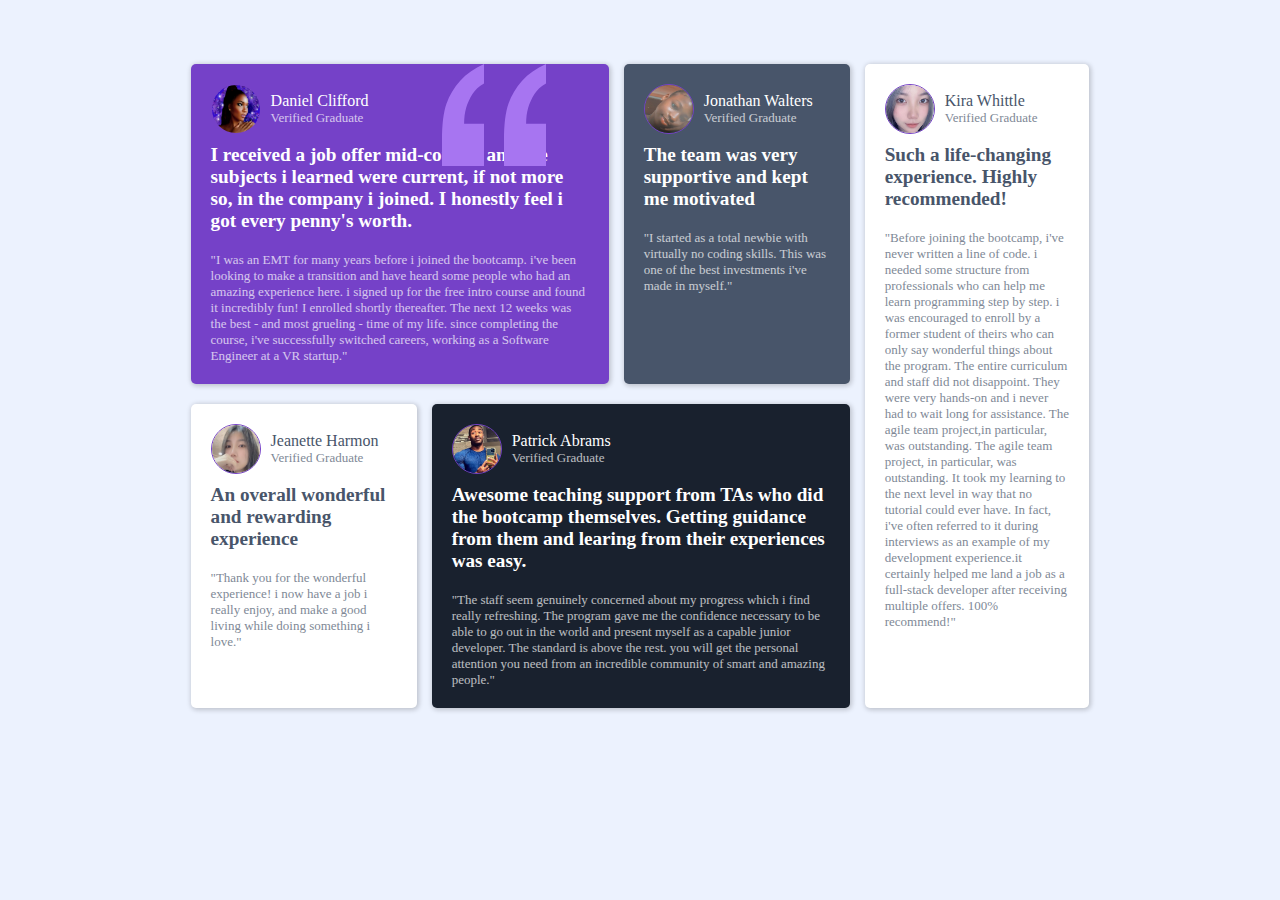
<file: index.html>
<!DOCTYPE html>
<html lang="en">
    <meta charset="UTF-8">
    <meta name="viewport" content="width-device-width, intial=scale = 1.0">

    <link rel="icon" type="image/png" size="32x32" href="./images/favicon= 32x32.png">
    <link rel="stylesheet" href="style.css">
    <link rel="preconnect" href="https://fonts.googleapis.com">
<link rel="preconnect" href="https://fonts.gstatic.com" crossorigin>
<link href="https://fonts.googleapis.com/css2?family=Barlow+Semi+Condensed:wght@600&display=swap" rel="stylesheet">
    <title>Testimonial challenge</title>
</head>
<body>
    <div id="testimonial-grid-container">
      <div id="main-left">
        <div id="top">
          <div id="testimonial-1" class="grid-item">
            <img id="quote" src="bg-pattern-quotation(1).svg" alt="quot pattern" />
            <div class="header">
              <img src="test1.jpg" alt="daniel profile picture"/>
              <div class="header-text">
                <p class="name">Daniel Clifford</p>
                <p>Verified Graduate</p>
              </div>
            </div>
            <h4>I received a job offer mid-course, and the subjects i learned were current, if not more so, in the company i joined. I honestly feel i got every penny's worth.</h4>
            <p>"I was an EMT for many years before i joined the bootcamp. i've been looking to make a transition and have heard some people who had an amazing experience here. i signed up for the free intro course and found it incredibly fun! I enrolled shortly thereafter. The next 12 weeks was the best - and most grueling - time of my life. since completing the course, i've successfully switched careers, working as a Software Engineer at a VR startup."</p>
          </div>
        <div id="testimonial-2" class="grid-item">
          <div class="header">
            <img src="test2.jpg" alt="Jonathan profile picture" />
            <div class="header-text">
              <p class="name">Jonathan Walters</p>
              <p>Verified Graduate</p>
            </div>
          </div>
            <h4>The team was very supportive and kept me motivated</h4>
            <p>"I started as a total newbie with virtually no coding skills. This was one of the best investments i've made in myself."</p>
        </div>
      </div>
        <div id="bottom">
          <div id="testimonial-3" class="grid-item">
            <div class="header">
              <img src="test3.jpg" alt="Jeanette profile picture" />
              <div class="header-text">
                <p class="name">Jeanette Harmon</p>
                <p>Verified Graduate</p>
              </div>
            </div>
            <h4>An overall wonderful and rewarding experience</h4>
            <p>"Thank you for the wonderful experience! i now have a job i really enjoy, and make a good living while doing something i love."</p>
          </div>
          <div id="testimonial-4" class="grid-item">
            <div class="header">
              <img src="test4.jpg" alt="Patrick profile picture" />
              <div class="header-text">
                <p class="name">Patrick Abrams</p>
                <p>Verified Graduate</p>
              </div>
            </div>     
            <h4>Awesome teaching support from TAs who did the bootcamp themselves. Getting guidance from them and learing from their experiences was easy.</h4>
            <p>"The staff seem genuinely concerned about my progress which i find really refreshing. The program gave me the confidence necessary to be able to go out in the world and present myself as a capable junior developer. The standard is above the rest. you will get the personal attention you need from an incredible community of smart and amazing people."</p>
          </div>
        </div>
      </div>
        <div id="testimonial-5" class="grid-item">
          <div class="header">
            <img src="test5.jpg" alt=" Kira profile picture" />
            <div class="header-text">
              <p class="name">Kira Whittle</p>
              <p>Verified Graduate</p>
            </div>
          </div>
            <h4>Such a life-changing experience. Highly recommended!</h4>
            <p>"Before joining the bootcamp, i've never written a line of code. i needed some structure from professionals who can help me learn programming step by step. i was encouraged to enroll by a former student of theirs who can only say wonderful things about the program. The entire curriculum and staff did not disappoint. They were very hands-on and i never had to wait long for assistance. The agile team project,in particular, was outstanding. The agile team project, in particular, was outstanding. It took my learning to the next level in way that no tutorial could ever have. In fact, i've often referred to it during interviews as an example of my development experience.it certainly helped me land a job as a full-stack developer after receiving multiple offers. 100% recommend!"</p>
        </div>
    </div>
</body>
</html>
</file>
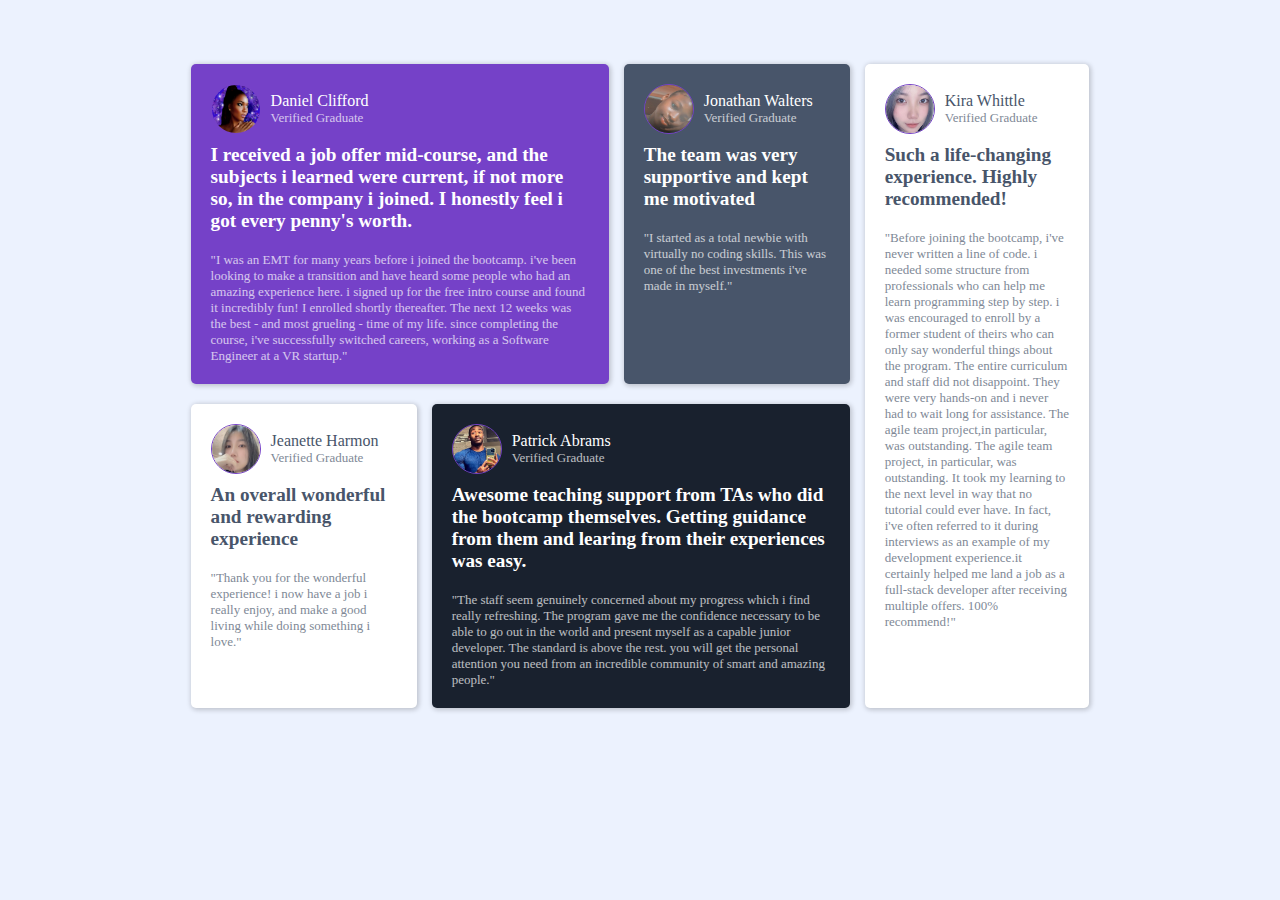
<file: testimonial challenge.html>
<!DOCTYPE html>
<html lang="en">
<head>
    <meta charset="UTF-8">
    <meta name="viewport" content="width-device-width, intial=scale = 1.0">

    <link rel="icon" type="image/png" size="32x32" href="./images/favicon= 32x32.png">
    <link rel="stylesheet" href="testimonial.css">
    <link rel="preconnect" href="https://fonts.googleapis.com">
<link rel="preconnect" href="https://fonts.gstatic.com" crossorigin>
<link href="https://fonts.googleapis.com/css2?family=Barlow+Semi+Condensed:wght@600&display=swap" rel="stylesheet">
    <title>Testimonial challenge</title>
</head>
<body>
    <div id="testimonial-grid-container">
      <div id="main-left">
        <div id="top">
          <div id="testimonial-1" class="grid-item">
            <img id="quote"" alt="">
            <div class="header">
              <img src="test1.jpg" alt="daniel profile picture">
              <div class="header-text">
                <p class="name">Daniel Clifford</p>
                <p>Verified Graduate</p>
              </div>
            </div>
            <h4>I received a job offer mid-course, and the subjects i learned were current, if not more so, in the company i joined. I honestly feel i got every penny's worth.</h4>
            <p>"I was an EMT for many years before i joined the bootcamp. i've been looking to make a transition and have heard some people who had an amazing experience here. i signed up for the free intro course and found it incredibly fun! I enrolled shortly thereafter. The next 12 weeks was the best - and most grueling - time of my life. since completing the course, i've successfully switched careers, working as a Software Engineer at a VR startup."</p>
          </div>
        <div id="testimonial-2" class="grid-item">
          <div class="header">
            <img src="test2.jpg" alt="Jonathan profile picture">
            <div class="header-text">
              <p class="name">Jonathan Walters</p>
              <p>Verified Graduate</p>
            </div>
          </div>
            <h4>The team was very supportive and kept me motivated</h4>
            <p>"I started as a total newbie with virtually no coding skills. This was one of the best investments i've made in myself."</p>
        </div>
      </div>
        <div id="bottom">
          <div id="testimonial-3" class="grid-item">
            <div class="header">
              <img src="test3.jpg" alt="Jeanette profile picture">
              <div class="header-text">
                <p class="name">Jeanette Harmon</p>
                <p>Verified Graduate</p>
              </div>
            </div>
            <h4>An overall wonderful and rewarding experience</h4>
            <p>"Thank you for the wonderful experience! i now have a job i really enjoy, and make a good living while doing something i love."</p>
          </div>
          <div id="testimonial-4" class="grid-item">
            <div class="header">
              <img src="test4.jpg" alt="Patrick profile picture">
              <div class="header-text">
                <p class="name">Patrick Abrams</p>
                <p>Verified Graduate</p>
              </div>
            </div>     
            <h4>Awesome teaching support from TAs who did the bootcamp themselves. Getting guidance from them and learing from their experiences was easy.</h4>
            <p>"The staff seem genuinely concerned about my progress which i find really refreshing. The program gave me the confidence necessary to be able to go out in the world and present myself as a capable junior developer. The standard is above the rest. you will get the personal attention you need from an incredible community of smart and amazing people."</p>
          </div>
        </div>
      </div>
        <div id="testimonial-5" class="grid-item">
          <div class="header">
            <img src="test5.jpg" alt=" Kira profile picture">
            <div class="header-text">
              <p class="name">Kira Whittle</p>
              <p>Verified Graduate</p>
            </div>
          </div>
            <h4>Such a life-changing experience. Highly recommended!</h4>
            <p>"Before joining the bootcamp, i've never written a line of code. i needed some structure from professionals who can help me learn programming step by step. i was encouraged to enroll by a former student of theirs who can only say wonderful things about the program. The entire curriculum and staff did not disappoint. They were very hands-on and i never had to wait long for assistance. The agile team project,in particular, was outstanding. The agile team project, in particular, was outstanding. It took my learning to the next level in way that no tutorial could ever have. In fact, i've often referred to it during interviews as an example of my development experience.it certainly helped me land a job as a full-stack developer after receiving multiple offers. 100% recommend!"</p>
        </div>
    </div>
</body>
</html>
</file>
<file: style.css>
* {
    box-sizing: border-box;
    margin: 0;
    padding: 0;
}

body {
    background-color: #ecf2fe;
    font-family: font-family: 'Barlow Semi Condensed', sans-serif;;
}

#testimonial-grid-container {
    padding: 5% 2%;
}

#testimonial-1 {
     background-color: #7541c8;
     color: #ffffff;
     position: relative;
     z-index: 0;
}

#testimonial-2 {
    background-color: #48556a;
    color: #ffffff;

}

#testimonial-3, #testimonial-5 {
    background-color: #ffffff;
    color: #48556a;
}

#testimonial-4 {
    background-color: #19212e;
    color: #ffffff;

}

.grid-item {
    margin-bottom: 20px;
    padding: 20px;
    border-radius: 5px;
    box-shadow: 1px 1px 5px 1px rgba(0,0,0,0.2);
    font-size: 13px;
}

.grid-item p {
    opacity: 70%;
}

.header {
    display: flex;
    align-items: center;
    margin-bottom: 10px;
    z-index: 3;
}

.header .name {
    opacity: 100%;
    font-size: 1rem;
}

.header img {
    border-radius: 50%;
    width: 50px;
    height: 50px;
    margin-right: 10px;
    border: 1px solid #7541c8;
}

.grid-item h4 {
    margin-bottom: 20px;
    font-size: 1.2rem;
    font-weight: 600;
}

#quote {
    position: absolute;
    right: 15%;
    top: 0%;
    color: white;
}

@media screen and (min-width: 576px) {

    #testimonial-grid-container,
    #main-left,
    #top,
    #bottom {
        display: flex;
    } 

    #top, #bottom {
        flex-basis: 50%;
    }

     #testimonial-5 {
        flex-basis: 25%;
    }

    #main-left {
        flex-direction: column;
        flex-basis: 75%;
    }

    #main-left .grid-item {
        margin-right: 15px;
    }

    #testimonial-1, #testimonial-4  {
        flex-basis: 65%;
   }
   
   #testimonial-2, #testimonial-3 {
       flex-basis: 35%;
   }

    #testimonial-grid-container {
        max-width: 950px;
        margin: 0 auto;
    }
}
</file>
<file: testimonial.css>
* {
    box-sizing: border-box;
    margin: 0;
    padding: 0;
}

body {
    background-color: #ecf2fe;
    font-family: font-family: 'Barlow Semi Condensed', sans-serif;;
}

#testimonial-grid-container {
    padding: 5% 2%;
}

#testimonial-1 {
     background-color: #7541c8;
     color: #ffffff;
     position: relative;
     z-index: 0;
}

#testimonial-2 {
    background-color: #48556a;
    color: #ffffff;

}

#testimonial-3, #testimonial-5 {
    background-color: #ffffff;
    color: #48556a;
}

#testimonial-4 {
    background-color: #19212e;
    color: #ffffff;

}

.grid-item {
    margin-bottom: 20px;
    padding: 20px;
    border-radius: 5px;
    box-shadow: 1px 1px 5px 1px rgba(0,0,0,0.2);
    font-size: 13px;
}

.grid-item p {
    opacity: 70%;
}

.header {
    display: flex;
    align-items: center;
    margin-bottom: 10px;
    z-index: 3;
}

.header .name {
    opacity: 100%;
    font-size: 1rem;
}

.header img {
    border-radius: 50%;
    width: 50px;
    height: 50px;
    margin-right: 10px;
    border: 1px solid #7541c8;
}

.grid-item h4 {
    margin-bottom: 20px;
    font-size: 1.2rem;
    font-weight: 600;
}

#quote {
    position: absolute;
    right: 15%;
    top: 0%;
}

@media (min-width: 576px) {

    #testimonial-grid-container,
    #main-left,
    #top,
    #bottom {
        display: flex;
    } 

    #top, #bottom {
        flex-basis: 50%;
    }

     #testimonial-5 {
        flex-basis: 25%;
    }

    #main-left {
        flex-direction: column;
        flex-basis: 75%;
    }

    #main-left .grid-item {
        margin-right: 15px;
    }

    #testimonial-1, #testimonial-4  {
        flex-basis: 65%;
   }
   
   #testimonial-2, #testimonial-3 {
       flex-basis: 35%;
   }

    #testimonial-grid-container {
        max-width: 950px;
        margin: 0 auto;
    }
}
</file>
